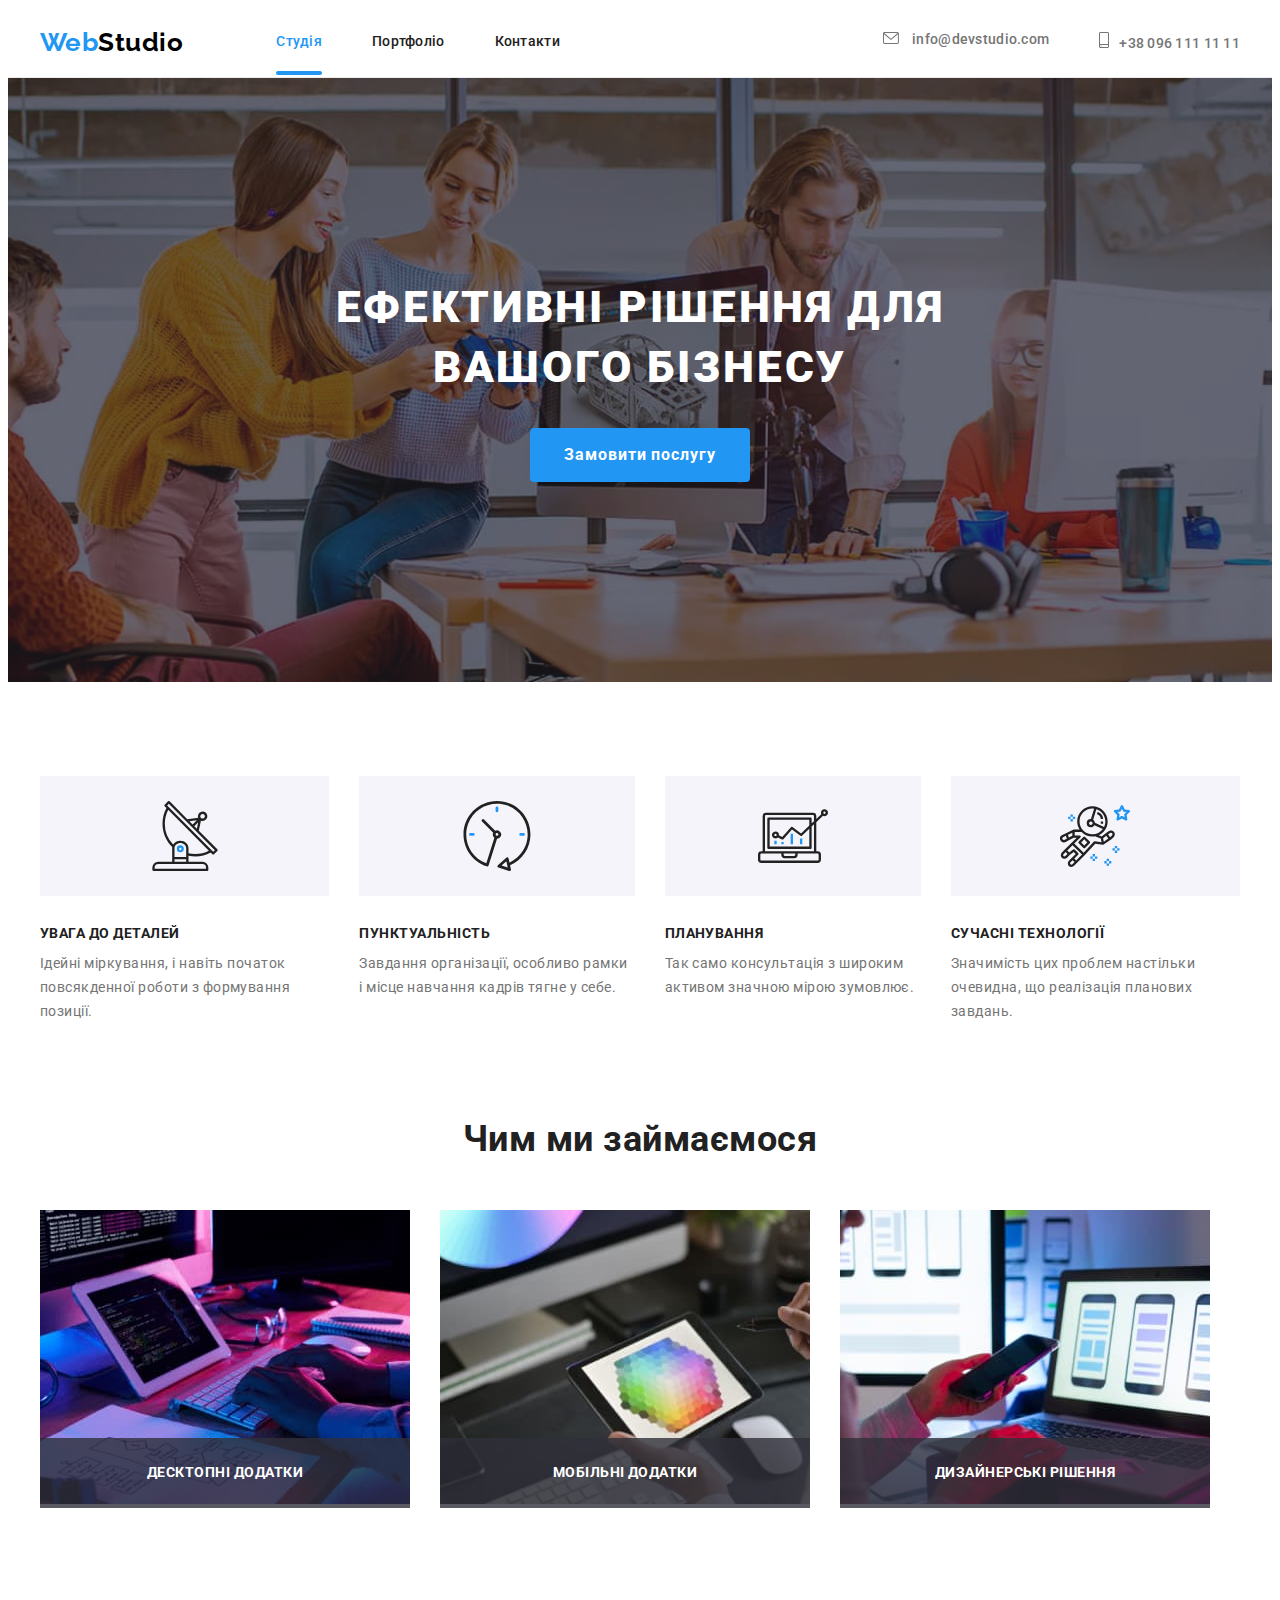
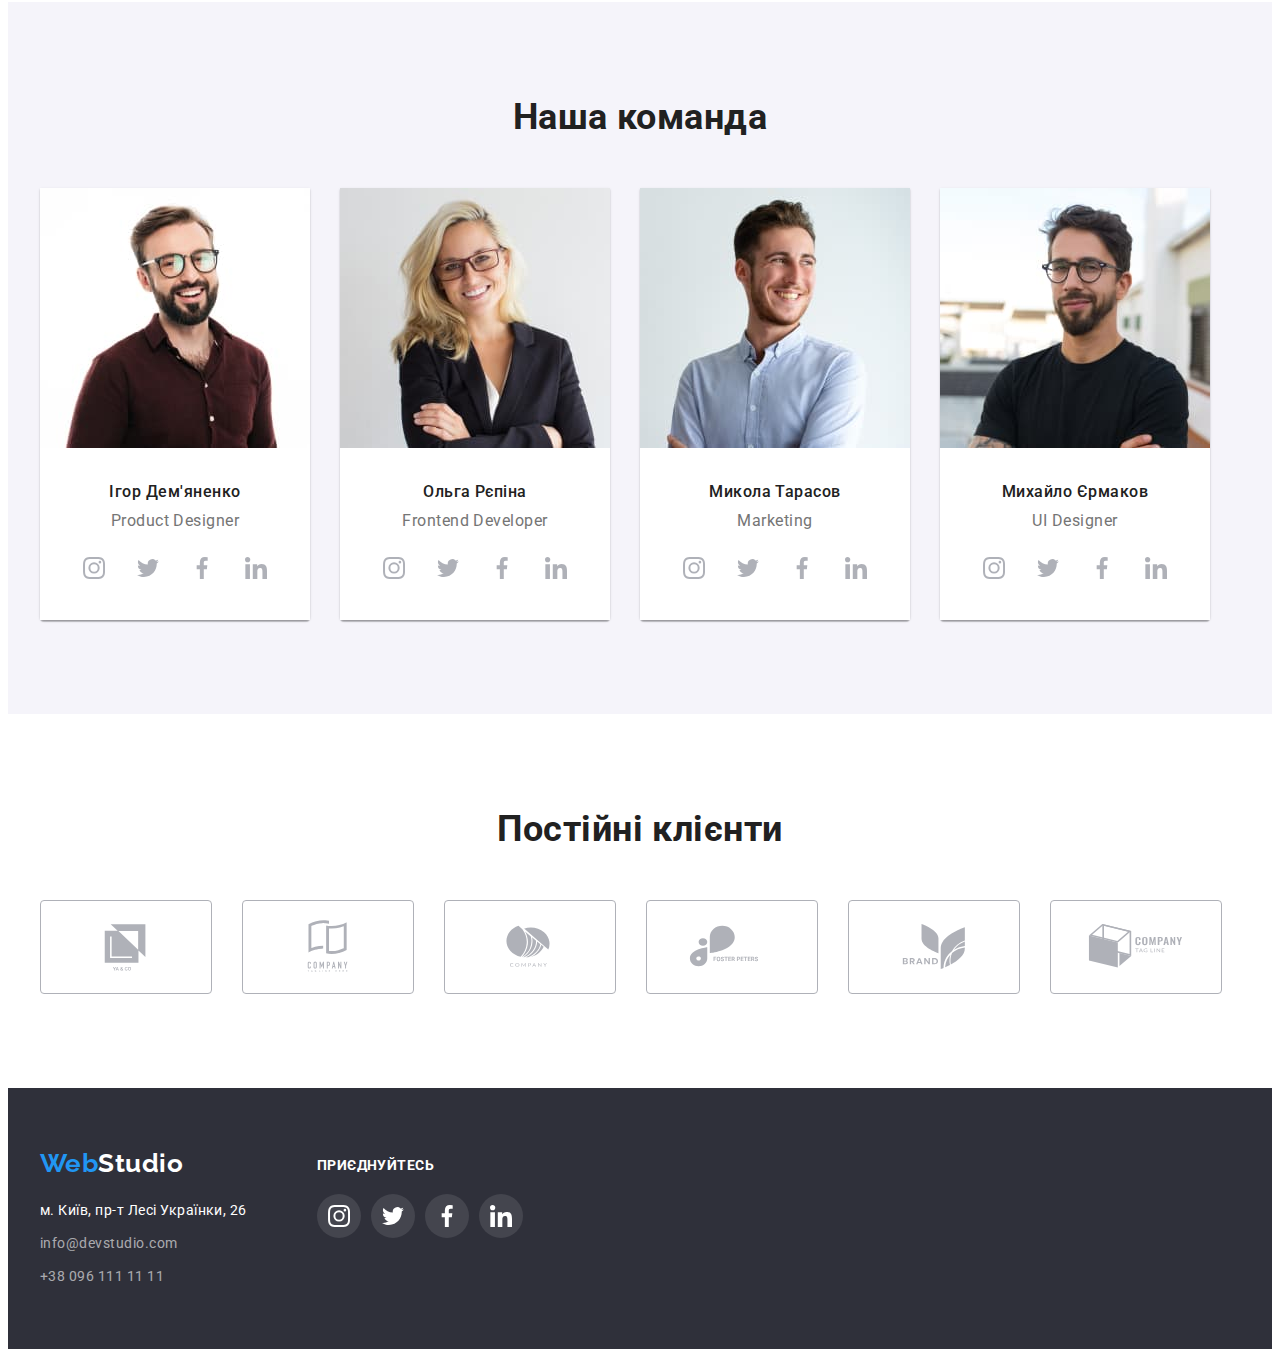
<file: index.html>
<!DOCTYPE html>
<html lang="uk">
  <head>
    <meta charset="UTF-8" />
    <meta http-equiv="X-UA-Compatible" content="IE=edge" />
    <meta name="viewport" content="width=device-width, initial-scale=1.0" />
    <title>WebStudio</title>
    <!-- fonts -->
    <link
      href="https://fonts.googleapis.com/css2?family=Raleway:wght@700&family=Roboto:wght@400;500;700;900&display=swap"
      rel="stylesheet"
    />
    <!-- modern-nomolize -->
    <link
      rel="stylesheet"
      href="https://cdnjs.cloudflare.com/ajax/libs/modern-normalize/1.1.0/modern-normalize.min.css"
      integrity="sha512-wpPYUAdjBVSE4KJnH1VR1HeZfpl1ub8YT/NKx4PuQ5NmX2tKuGu6U/JRp5y+Y8XG2tV+wKQpNHVUX03MfMFn9Q=="
      crossorigin="anonymous"
      referrerpolicy="no-referrer"
    />
    <!-- styles css -->
    <link rel="stylesheet" href="./css/styles.css" />
  </head>
  <body>
    <header class="header">
      <div class="container-header">
        <nav class="nav">
          <div class="logo">
            <a href="./index.html" class="link">
              <span class="logo-blue">Web</span
              ><span class="logo-black">Studio</span>
            </a>
          </div>
          <ul class="navigation list">
            <li class="item">
              <a href="#studio" class="link current">Студія</a>
            </li>
            <li class="item">
              <a href="./portfolio.html" class="link">Портфоліо</a>
            </li>
            <li class="item"><a href="#kontakt" class="link">Контакти</a></li>
          </ul>
        </nav>
        <ul class="address-head list">
          <li class="item">
            <a href="mailto:info@devstudio.com" class="link link-color"
              ><svg class="icon-address-head" width="16" height="12">
                <use href="./images/icons.svg#icon-envelope"></use>
              </svg>
              info@devstudio.com</a
            >
          </li>
          <li class="item">
            <a href="tel:+380961111111" class="link link-color"
              ><svg class="icon-address-head" width="10" height="16">
                <use href="./images/icons.svg#icon-smartphone"></use></svg
              >+38 096 111 11 11</a
            >
          </li>
        </ul>
      </div>
    </header>
    <main>
      <section class="hero">
        <div class="container-hero">
          <h1 class="primary-title">Ефективні рішення для вашого бізнесу</h1>
          <button type="button" class="button btn-hero" data-modal-open>
            Замовити послугу
          </button>
        </div>
      </section>
      <section class="our-priority">
        <div class="container">
          <h2 class="visually-hidden">Наші пріоритети</h2>
          <ul class="list our-priority-list">
            <li class="item">
              <div class="our-priority-img">
                <svg class="our-priority-icon" width="70" height="70">
                  <use href="./images/icons.svg#icon-antena"></use>
                </svg>
              </div>
              <h3 class="our-priority-subtitle subtitle">Увага до деталей</h3>
              <p class="text">
                Ідейні міркування, і навіть початок повсякденної роботи з
                формування позиції.
              </p>
            </li>
            <li class="item">
              <div class="our-priority-img">
                <svg class="our-priority-icon" width="70" height="70">
                  <use href="./images/icons.svg#icon-clock"></use>
                </svg>
              </div>
              <h3 class="our-priority-subtitle subtitle">Пунктуальність</h3>
              <p class="text">
                Завдання організації, особливо рамки і місце навчання кадрів
                тягне у себе.
              </p>
            </li>
            <li class="item">
              <div class="our-priority-img">
                <svg class="our-priority-icon" width="70" height="70">
                  <use href="./images/icons.svg#icon-diagram"></use>
                </svg>
              </div>
              <h3 class="our-priority-subtitle subtitle">Планування</h3>
              <p class="text">
                Так само консультація з широким активом значною мірою зумовлює.
              </p>
            </li>
            <li class="item">
              <div class="our-priority-img">
                <svg class="our-priority-icon" width="70" height="70">
                  <use href="./images/icons.svg#icon-astronaut"></use>
                </svg>
              </div>
              <h3 class="our-priority-subtitle subtitle">Сучасні технології</h3>
              <p class="text">
                Значимість цих проблем настільки очевидна, що реалізація
                планових завдань.
              </p>
            </li>
          </ul>
        </div>
      </section>
      <section class="our-work">
        <div class="container">
          <div class="our-work-title">
            <h2 id="studio" class="title-secondary subtitle">
              Чим ми займаємося
            </h2>
          </div>
          <ul class="list our-work-list">
            <li class="item">
              <img
                src="./images/WhatWeDo1.jpg"
                alt="Набір блоксхеми на планшеті"
                width="370"
              />
              <div class="our-work-text">
                <h3 class="our-work-subtitle">Десктопні додатки</h3>
              </div>
            </li>
            <li class="item">
              <img
                src="./images/WhatWeDo2.jpg"
                alt="На моніторі модель телефона"
                width="370"
              />
              <div class="our-work-text">
                <h3 class="our-work-subtitle">Мобільні додатки</h3>
              </div>
            </li>
            <li class="item">
              <img
                src="./images/WhatWeDo3.jpg"
                alt="Работа з схемой кольорів"
                width="370"
              />
              <div class="our-work-text">
                <h3 class="our-work-subtitle">Дизайнерські рішення</h3>
              </div>
            </li>
          </ul>
        </div>
      </section>
      <section class="our-command">
        <div class="container">
          <div class="our-command-title">
            <h2 id="portfolio" class="title-secondary subtitle">
              Наша команда
            </h2>
          </div>
          <ul class="list list-portfolio">
            <li class="item-list-portfolio">
              <img
                src="./images/ProductDesiner.jpg"
                alt="Фото дизайнера"
                width="270"
              />
              <div class="list-portfolio-text">
                <h3 class="our-command-subtitle subtitle">Ігор Дем'яненко</h3>
                <p class="profession">Product Designer</p>
                <ul class="list social">
                  <li class="item">
                    <a class="link list-social-link" href="" alt="instagram">
                      <svg class="social-img" width="22" height="22">
                        <use
                          href="./images/icons.svg#icon-instagram"
                        ></use></svg
                    ></a>
                  </li>
                  <li class="item">
                    <a
                      class="link list-social-link"
                      href=""
                      aria-label="twitter"
                    >
                      <svg class="social-img" width="22" height="22">
                        <use href="./images/icons.svg#icon-twitter"></use></svg
                    ></a>
                  </li>
                  <li class="item">
                    <a
                      class="link list-social-link"
                      href=""
                      aria-label="facebook"
                    >
                      <svg class="social-img" width="22" height="22">
                        <use href="./images/icons.svg#icon-facebook"></use></svg
                    ></a>
                  </li>
                  <li class="item">
                    <a
                      class="link list-social-link"
                      href=""
                      aria-label="linkedin"
                    >
                      <svg class="social-img" width="22" height="22">
                        <use href="./images/icons.svg#icon-linkedin"></use></svg
                    ></a>
                  </li>
                </ul>
              </div>
            </li>
            <li class="item-list-portfolio">
              <img
                src="./images/FrontedDeveloper.jpg"
                alt="Фото розробника"
                width="270"
              />
              <div class="list-portfolio-text">
                <h3 class="our-command-subtitle subtitle">Ольга Рєпіна</h3>
                <p class="profession">Frontend Developer</p>
                <ul class="list social">
                  <li class="item">
                    <a
                      class="link list-social-link"
                      href=""
                      aria-label="instagram"
                    >
                      <svg class="social-img" width="22" height="22">
                        <use
                          href="./images/icons.svg#icon-instagram"
                        ></use></svg
                    ></a>
                  </li>
                  <li class="item">
                    <a
                      class="link list-social-link"
                      href=""
                      aria-label="twitter"
                    >
                      <svg class="social-img" width="22" height="22">
                        <use href="./images/icons.svg#icon-twitter"></use></svg
                    ></a>
                  </li>
                  <li class="item">
                    <a
                      class="link list-social-link"
                      href=""
                      aria-label="facebook"
                    >
                      <svg class="social-img" width="22" height="22">
                        <use href="./images/icons.svg#icon-facebook"></use></svg
                    ></a>
                  </li>
                  <li class="item">
                    <a
                      class="link list-social-link"
                      href=""
                      aria-label="linkedin"
                    >
                      <svg class="social-img" width="22" height="22">
                        <use href="./images/icons.svg#icon-linkedin"></use></svg
                    ></a>
                  </li>
                </ul>
              </div>
            </li>
            <li class="item-list-portfolio">
              <img
                src="./images/Marketing.jpg"
                alt="Фото менеджера"
                width="270"
              />
              <div class="list-portfolio-text">
                <h3 class="our-command-subtitle subtitle">Микола Тарасов</h3>
                <p class="profession">Marketing</p>
                <ul class="list social">
                  <li class="item">
                    <a
                      class="link list-social-link"
                      href=""
                      aria-label="instagram"
                    >
                      <svg class="social-img" width="22" height="22">
                        <use
                          href="./images/icons.svg#icon-instagram"
                        ></use></svg
                    ></a>
                  </li>
                  <li class="item">
                    <a
                      class="link list-social-link"
                      href=""
                      aria-label="twitter"
                    >
                      <svg class="social-img" width="22" height="22">
                        <use href="./images/icons.svg#icon-twitter"></use></svg
                    ></a>
                  </li>
                  <li class="item">
                    <a
                      class="link list-social-link"
                      href=""
                      aria-label="facebook"
                    >
                      <svg class="social-img" width="22" height="22">
                        <use href="./images/icons.svg#icon-facebook"></use></svg
                    ></a>
                  </li>
                  <li class="item">
                    <a
                      class="link list-social-link"
                      href=""
                      aria-label="linkedin"
                    >
                      <svg class="social-img" width="22" height="22">
                        <use href="./images/icons.svg#icon-linkedin"></use></svg
                    ></a>
                  </li>
                </ul>
              </div>
            </li>
            <li class="item-list-portfolio">
              <img
                src="./images/UIDesigner.jpg"
                alt="Фото дизайнера інтерфейса"
                width="270"
              />
              <div class="list-portfolio-text">
                <h3 class="our-command-subtitle subtitle">Михайло Єрмаков</h3>
                <p class="profession">UI Designer</p>
                <ul class="list social">
                  <li class="item">
                    <a
                      class="link list-social-link"
                      href=""
                      aria-label="instagram"
                    >
                      <svg class="social-img" width="22" height="22">
                        <use
                          href="./images/icons.svg#icon-instagram"
                        ></use></svg
                    ></a>
                  </li>
                  <li class="item">
                    <a
                      class="link list-social-link"
                      href=""
                      aria-label="twitter"
                    >
                      <svg class="social-img" width="22" height="22">
                        <use href="./images/icons.svg#icon-twitter"></use></svg
                    ></a>
                  </li>
                  <li class="item">
                    <a
                      class="link list-social-link"
                      href=""
                      aria-label="facebook"
                    >
                      <svg class="social-img" width="22" height="22">
                        <use href="./images/icons.svg#icon-facebook"></use></svg
                    ></a>
                  </li>
                  <li class="item">
                    <a
                      class="link list-social-link"
                      href=""
                      aria-label="linkedin"
                    >
                      <svg class="social-img" width="22" height="22">
                        <use href="./images/icons.svg#icon-linkedin"></use></svg
                    ></a>
                  </li>
                </ul>
              </div>
            </li>
          </ul>
        </div>
      </section>
      <section class="clients">
        <div class="container">
          <div class="clients-title">
            <h2 id="portfolio" class="title-secondary subtitle">
              Постійні клієнти
            </h2>
          </div>
          <ul class="list list-clients">
            <li class="item">
              <a class="link clients-link" href="" aria-label="client1">
                <svg class="clients-icon" width="106" hight="60">
                  <use href="./images/icons.svg#icon-client1"></use></svg
              ></a>
            </li>
            <li class="item">
              <a class="link clients-link" href="" aria-label="client2">
                <svg class="clients-icon" width="106" hight="60">
                  <use href="./images/icons.svg#icon-client2"></use></svg
              ></a>
            </li>
            <li class="item">
              <a class="link clients-link" href="" aria-label="client3">
                <svg class="clients-icon" width="106" hight="60">
                  <use href="./images/icons.svg#icon-client3"></use></svg
              ></a>
            </li>
            <li class="item">
              <a class="link clients-link" href="" aria-label="client4">
                <svg class="clients-icon" width="106" hight="60">
                  <use href="./images/icons.svg#icon-client4"></use></svg
              ></a>
            </li>
            <li class="item">
              <a class="link clients-link" href="" aria-label="client5">
                <svg class="clients-icon" width="106" hight="60">
                  <use href="./images/icons.svg#icon-client5"></use></svg
              ></a>
            </li>
            <li class="item">
              <a class="link clients-link" href="" aria-label="client6">
                <svg class="clients-icon" width="106" hight="60">
                  <use href="./images/icons.svg#icon-client6"></use></svg
              ></a>
            </li>
          </ul>
        </div>
      </section>
    </main>
    <footer class="footer">
      <div class="container-footer">
        <div class="footer-addres-logo">
          <div class="footer-logo">
            <a href="./index.html" id="kontakt" class="link footer-link"
              ><span class="logo-blue">Web</span
              ><span class="logo-white">Studio</span>
            </a>
          </div>
          <address class="footer-address">
            <ul class="list">
              <li class="item-list-footer">
                <a href="" class="link link-address"
                  >м. Київ, пр-т Лесі Українки, 26</a
                >
              </li>
              <li class="item-list-footer">
                <a href="mailto:info@devstudio.com" class="link"
                  >info@devstudio.com</a
                >
              </li>
              <li class="item-list-footer">
                <a href="tel:+380961111111" class="link">+38 096 111 11 11</a>
              </li>
            </ul>
          </address>
        </div>
        <div class="footer-social">
          <p class="footer-social-text">приєднуйтесь</p>
          <ul class="list footer-list-social">
            <li class="item">
              <a
                class="link footer-link list-fsocial-link"
                href=""
                aria-label="instagram"
              >
                <svg class="footer-social-img" width="22" height="22">
                  <use href="./images/icons.svg#icon-instagram"></use></svg
              ></a>
            </li>
            <li class="item">
              <a
                class="link footer-link list-fsocial-link"
                href=""
                aria-label="twitter"
              >
                <svg class="footer-social-img" width="22" height="22">
                  <use href="./images/icons.svg#icon-twitter"></use></svg
              ></a>
            </li>
            <li class="item">
              <a
                class="link footer-link list-fsocial-link"
                href=""
                aria-label="facebook"
              >
                <svg class="footer-social-img" width="22" height="22">
                  <use href="./images/icons.svg#icon-facebook"></use></svg
              ></a>
            </li>
            <li class="item">
              <a
                class="link footer-link list-fsocial-link"
                href=""
                aria-label="linkedin"
              >
                <svg class="footer-social-img" width="22" height="22">
                  <use href="./images/icons.svg#icon-linkedin"></use></svg
              ></a>
            </li>
          </ul>
        </div>
      </div>
    </footer>
    <!-- modal window -->
    <div class="backdrop is-hidden" data-modal>
      <div class="modal">
        <button class="button modal-btn" data-modal-close>Закрити</button>
      </div>
    </div>
    <script src="./js/modal.js"></script>
  </body>
</html>
</file>
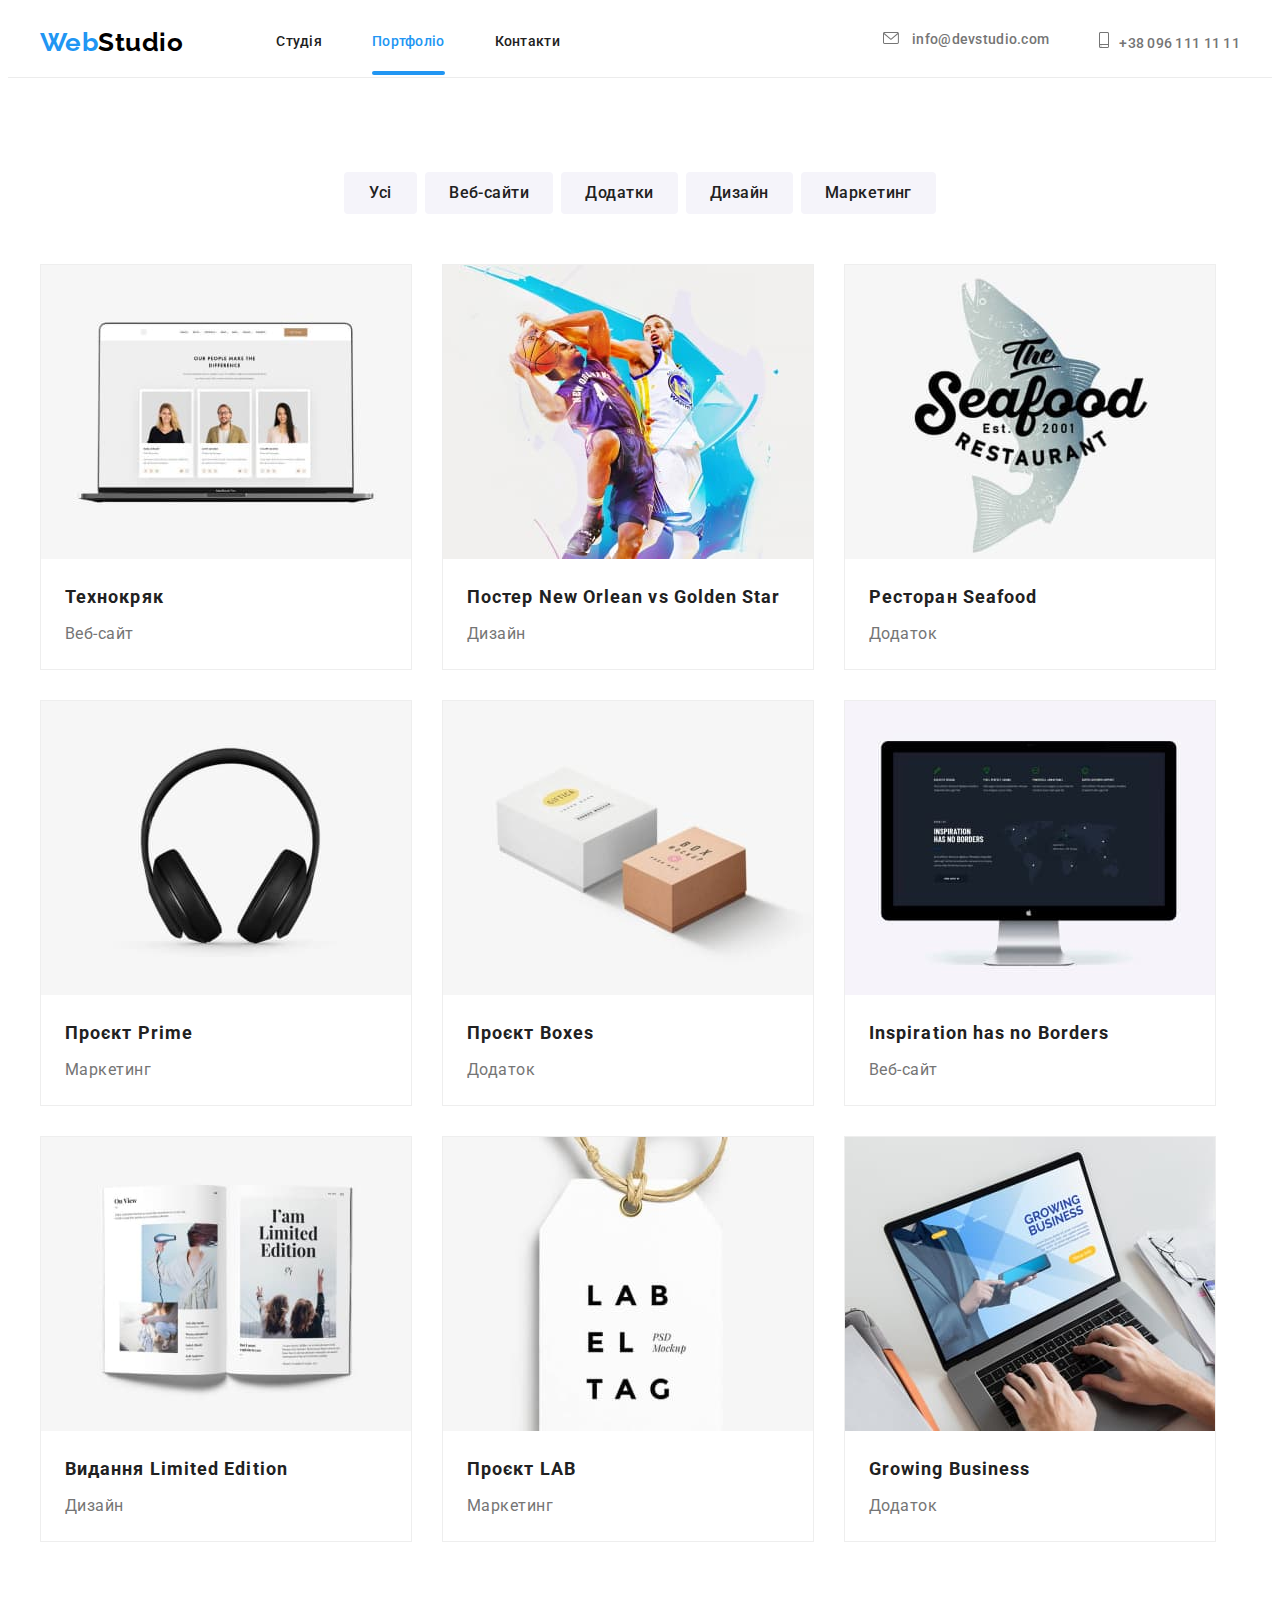
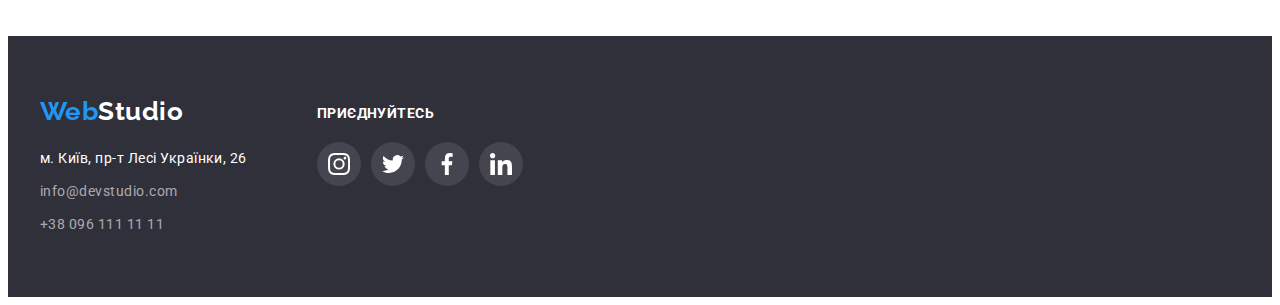
<file: portfolio.html>
<!DOCTYPE html>
<html lang="uk">
  <head>
    <meta charset="UTF-8" />
    <meta http-equiv="X-UA-Compatible" content="IE=edge" />
    <meta name="viewport" content="width=device-width, initial-scale=1.0" />
    <title>portfolio</title>
    <!-- fonts -->
    <link
      href="https://fonts.googleapis.com/css2?family=Raleway:wght@700&family=Roboto:wght@400;500;700;900&display=swap"
      rel="stylesheet"
    />
    <!-- modern-nomolize -->
    <link
      rel="stylesheet"
      href="https://cdnjs.cloudflare.com/ajax/libs/modern-normalize/1.1.0/modern-normalize.min.css"
      integrity="sha512-wpPYUAdjBVSE4KJnH1VR1HeZfpl1ub8YT/NKx4PuQ5NmX2tKuGu6U/JRp5y+Y8XG2tV+wKQpNHVUX03MfMFn9Q=="
      crossorigin="anonymous"
      referrerpolicy="no-referrer"
    />
    <!-- styles css -->
    <link rel="stylesheet" href="./css/styles.css" />
  </head>
  <body>
    <header class="header">
      <div class="container-header">
        <nav class="nav">
          <div class="logo">
            <a href="/index.html" class="link">
              <span class="logo-blue">Web</span
              ><span class="logo-black">Studio</span>
            </a>
          </div>
          <ul class="navigation list">
            <li class="item">
              <a href="./index.html" class="link">Студія</a>
            </li>
            <li class="item">
              <a href="#portfolio" class="link current">Портфоліо</a>
            </li>
            <li class="item"><a href="#kontakt" class="link">Контакти</a></li>
          </ul>
        </nav>
        <ul class="address-head list">
          <li class="item">
            <a href="mailto:info@devstudio.com" class="link link-color"
              ><svg class="icon-address-head" width="16" height="12">
                <use href="./images/icons.svg#icon-envelope"></use>
              </svg>
              info@devstudio.com</a
            >
          </li>
          <li class="item">
            <a href="tel:+380961111111" class="link link-color"
              ><svg class="icon-address-head" width="10" height="16">
                <use href="./images/icons.svg#icon-smartphone"></use></svg
              >+38 096 111 11 11</a
            >
          </li>
        </ul>
      </div>
    </header>
    <main>
      <section class="filter">
        <div class="container">
          <h1 class="visually-hidden">Portfolio</h1>
          <ul class="list btn-list">
            <li class="item">
              <button type="button" class="radio-button">Усі</button>
            </li>
            <li class="item">
              <button type="button" class="radio-button">Веб-сайти</button>
            </li>
            <li class="item">
              <button type="button" class="radio-button">Додатки</button>
            </li>
            <li class="item">
              <button type="button" class="radio-button">Дизайн</button>
            </li>
            <li class="item">
              <button type="button" class="radio-button">Маркетинг</button>
            </li>
          </ul>
          <ul class="list img-list">
            <li class="item portfolio-list-link">
              <a href="" class="link">
                <div class="overlay-img">
                  <img
                    class="img-list-img"
                    src="./images/tehnohryak.jpg"
                    alt="екран ноутбука"
                    width="370"
                  />
                  <div class="overlay-portfolio">
                    <p class="overlay-text-portfolio">
                      Ресурс пропонує комплексні пропозиції з різним рівнем
                      функціоналу та сервісів. Все це дозволить відвідувачу
                      отримати вичерпні відомості про компанію чи приватну
                      особу.
                    </p>
                  </div>
                </div>
                <div class="img-list-title">
                  <h2 class="list-work-subtitle subtitle">Технокряк</h2>
                  <p class="work-direction">Веб-сайт</p>
                </div>
              </a>
            </li>
            <li class="item portfolio-list-link">
              <a href="" class="link">
                <div class="overlay-img">
                  <img
                    class="img-list-img"
                    src="./images/poster_new_orlean.jpg"
                    alt="баскетбол"
                    width="370"
                  />
                  <div class="overlay-portfolio">
                    <p class="overlay-text-portfolio">
                      Ресурс пропонує комплексні пропозиції з різним рівнем
                      функціоналу та сервісів. Все це дозволить відвідувачу
                      отримати вичерпні відомості про компанію чи приватну
                      особу.
                    </p>
                  </div>
                </div>

                <div class="img-list-title">
                  <h2 class="list-work-subtitle subtitle">
                    Постер New Orlean vs Golden Star
                  </h2>
                  <p class="work-direction">Дизайн</p>
                </div>
              </a>
            </li>
            <li class="item portfolio-list-link">
              <a href="" class="link">
                <div class="overlay-img">
                  <img
                    class="img-list-img"
                    src="./images/seafood.jpg"
                    alt="емблема ресторану"
                    width="370"
                  />
                  <div class="overlay-portfolio">
                    <p class="overlay-text-portfolio">
                      Ресурс пропонує комплексні пропозиції з різним рівнем
                      функціоналу та сервісів. Все це дозволить відвідувачу
                      отримати вичерпні відомості про компанію чи приватну
                      особу.
                    </p>
                  </div>
                </div>
                <div class="img-list-title">
                  <h2 class="list-work-subtitle subtitle">Ресторан Seafood</h2>
                  <p class="work-direction">Додаток</p>
                </div>
              </a>
            </li>
            <li class="item portfolio-list-link">
              <a href="" class="link">
                <div class="overlay-img">
                  <img
                    class="img-list-img"
                    src="./images/proekt_prime.jpg"
                    alt="навушники"
                    width="370"
                  />
                  <div class="overlay-portfolio">
                    <p class="overlay-text-portfolio">
                      Ресурс пропонує комплексні пропозиції з різним рівнем
                      функціоналу та сервісів. Все це дозволить відвідувачу
                      отримати вичерпні відомості про компанію чи приватну
                      особу.
                    </p>
                  </div>
                </div>
                <div class="img-list-title">
                  <h2 class="list-work-subtitle subtitle">Проєкт Prime</h2>
                  <p class="work-direction">Маркетинг</p>
                </div>
              </a>
            </li>
            <li class="item portfolio-list-link">
              <a href="" class="link">
                <div class="overlay-img">
                  <img
                    class="img-list-img"
                    src="./images/proekt_boxes.jpg"
                    alt="коробки"
                    width="370"
                  />
                  <div class="overlay-portfolio">
                    <p class="overlay-text-portfolio">
                      Ресурс пропонує комплексні пропозиції з різним рівнем
                      функціоналу та сервісів. Все це дозволить відвідувачу
                      отримати вичерпні відомості про компанію чи приватну
                      особу.
                    </p>
                  </div>
                </div>
                <div class="img-list-title">
                  <h2 class="list-work-subtitle subtitle">Проєкт Boxes</h2>
                  <p class="work-direction">Додаток</p>
                </div>
              </a>
            </li>
            <li class="item portfolio-list-link">
              <a href="" class="link">
                <div class="overlay-img">
                  <img
                    class="img-list-img"
                    src="./images/inspiration.jpg"
                    alt="монітор з Веб-сайтом"
                    width="370"
                  />
                  <div class="overlay-portfolio">
                    <p class="overlay-text-portfolio">
                      Ресурс пропонує комплексні пропозиції з різним рівнем
                      функціоналу та сервісів. Все це дозволить відвідувачу
                      отримати вичерпні відомості про компанію чи приватну
                      особу.
                    </p>
                  </div>
                </div>
                <div class="img-list-title">
                  <h2 class="list-work-subtitle subtitle">
                    Inspiration has no Borders
                  </h2>
                  <p class="work-direction">Веб-сайт</p>
                </div>
              </a>
            </li>
            <li class="item portfolio-list-link">
              <a href="" class="link">
                <div class="overlay-img">
                  <img
                    class="img-list-img"
                    src="./images/limited_edition.jpg"
                    alt="брошура"
                    width="370"
                  />
                  <div class="overlay-portfolio">
                    <p class="overlay-text-portfolio">
                      Ресурс пропонує комплексні пропозиції з різним рівнем
                      функціоналу та сервісів. Все це дозволить відвідувачу
                      отримати вичерпні відомості про компанію чи приватну
                      особу.
                    </p>
                  </div>
                </div>
                <div class="img-list-title">
                  <h2 class="list-work-subtitle subtitle">
                    Видання Limited Edition
                  </h2>
                  <p class="work-direction">Дизайн</p>
                </div>
              </a>
            </li>
            <li class="item portfolio-list-link">
              <a href="" class="link">
                <div class="overlay-img">
                  <img
                    class="img-list-img"
                    src="./images/proekt_lab.jpg"
                    alt="бірка"
                    width="370"
                  />
                  <div class="overlay-portfolio">
                    <p class="overlay-text-portfolio">
                      Ресурс пропонує комплексні пропозиції з різним рівнем
                      функціоналу та сервісів. Все це дозволить відвідувачу
                      отримати вичерпні відомості про компанію чи приватну
                      особу.
                    </p>
                  </div>
                </div>
                <div class="img-list-title">
                  <h2 class="list-work-subtitle subtitle">Проєкт LAB</h2>
                  <p class="work-direction">Маркетинг</p>
                </div>
              </a>
            </li>
            <li class="item portfolio-list-link">
              <a href="" class="link">
                <div class="overlay-img">
                  <img
                    class="img-list-img"
                    src="./images/growing_business.jpg"
                    alt="додаток на ноутбуці"
                    width="370"
                  />
                  <div class="overlay-portfolio">
                    <p class="overlay-text-portfolio">
                      Ресурс пропонує комплексні пропозиції з різним рівнем
                      функціоналу та сервісів. Все це дозволить відвідувачу
                      отримати вичерпні відомості про компанію чи приватну
                      особу.
                    </p>
                  </div>
                </div>
                <div class="img-list-title">
                  <h2 class="list-work-subtitle subtitle">Growing Business</h2>
                  <p class="work-direction">Додаток</p>
                </div>
              </a>
            </li>
          </ul>
        </div>
      </section>
    </main>
    <footer class="footer">
      <div class="container-footer">
        <div class="footer-addres-logo">
          <div class="footer-logo">
            <a href="./index.html" id="kontakt" class="link footer-link"
              ><span class="logo-blue">Web</span
              ><span class="logo-white">Studio</span>
            </a>
          </div>
          <address class="footer-address">
            <ul class="list">
              <li class="item-list-footer">
                <a href="" class="link link-address"
                  >м. Київ, пр-т Лесі Українки, 26</a
                >
              </li>
              <li class="item-list-footer">
                <a href="mailto:info@devstudio.com" class="link"
                  >info@devstudio.com</a
                >
              </li>
              <li class="item-list-footer">
                <a href="tel:+380961111111" class="link">+38 096 111 11 11</a>
              </li>
            </ul>
          </address>
        </div>
        <!-- </div> -->
        <div class="footer-social">
          <p class="footer-social-text">приєднуйтесь</p>
          <ul class="list footer-list-social">
            <li class="item">
              <a
                class="link footer-link list-fsocial-link"
                href=""
                aria-label="instagram"
              >
                <svg class="footer-social-img" width="22" height="22">
                  <use href="./images/icons.svg#icon-instagram"></use></svg
              ></a>
            </li>
            <li class="item">
              <a
                class="link footer-link list-fsocial-link"
                href=""
                aria-label="twitter"
              >
                <svg class="footer-social-img" width="22" height="22">
                  <use href="./images/icons.svg#icon-twitter"></use></svg
              ></a>
            </li>
            <li class="item">
              <a
                class="link footer-link list-fsocial-link"
                href=""
                aria-label="facebook"
              >
                <svg class="footer-social-img" width="22" height="22">
                  <use href="./images/icons.svg#icon-facebook"></use></svg
              ></a>
            </li>
            <li class="item">
              <a
                class="link footer-link list-fsocial-link"
                href=""
                aria-label="linkedin"
              >
                <svg class="footer-social-img" width="22" height="22">
                  <use href="./images/icons.svg#icon-linkedin"></use></svg
              ></a>
            </li>
          </ul>
        </div>
      </div>
    </footer>
  </body>
</html>
</file>
<file: css/styles.css>
:root {
  /* кольори Studio і Portfolio сторінка */
  --color-logo-black: rgba(0, 0, 0, 1);
  --color-border-bottom-header: rgba(236, 236, 236, 1);
  --color-blue: rgba(33, 150, 243, 1);
  --color-text-header: rgba(33, 33, 33, 1);
  --color-text-prime: rgba(117, 117, 117, 1);
  --color-text-adress: rgba(255, 255, 255, 0.6);
  --color-hero-bcg: rgba(47, 48, 58, 0.4);
  --color-icon: rgb(175, 177, 184);
  --color-icon-footer: rgba(255, 255, 255, 0.1);
  --color-background-black: rgba(47, 48, 58, 1);
  --color-white: rgba(255, 255, 255, 1);
  --color-background-grey: rgba(245, 244, 250, 1);
  /* кольори Portfolio сторінка */
  --color-radiobutton: rgba(245, 244, 250, 1);
  --color-border-list-img: rgba(238, 238, 238, 1);
  /* шрифти*/
  /* --color-test:#afb1b8; */
  /*   шрифт лого
  font-family: 'Raleway';
  font-weight: 700;

  шрифт сторінки студио
  font-family: Roboto;
  font-weight: 400,500,700,900;
 */
  /* переходи для анімації ховера і фокуса */
  --speed-link: 250ms;
  --cubick-link: cubic-bezier(0.4, 0, 0.2, 1);
}

body {
  background-color: var(--color-white);
  color: var(--color-text-prime);
  font-family: "Roboto", sans-serif;
  /* font-style: normal;*/
  /*font-weight: 400;*/
  letter-spacing: 0.03em;
}

/*reset*/
h1,
h2,
h3,
h4,
ul,
p {
  margin-top: 0;
  margin-bottom: 0;
}
.link {
  text-decoration: none;
}

.list {
  padding: 0;
  margin: 0;
  list-style: none;
}
/*reset*/

.header {
  border-bottom: 1px solid var(--color-border-bottom-header);
}
.container-header {
  display: flex;
  justify-content: flex-start;
  align-items: center;
  margin-top: 0px;
  margin-bottom: 0px;
  margin-left: auto;
  margin-right: auto;
  width: 1200px;
  padding-top: 0px;
  padding-bottom: 0px;
  padding-left: 15px;
  padding-right: 15px;
  /* outline: 2px solid tomato; */
}
.hero {
  display: flex;
  justify-content: center;
  align-items: center;
  margin-left: auto;
  margin-right: auto;

  background-color: var(--color-background-black);
  color: var(--color-white);

  text-align: center;
  /* for backgrond img */
  max-width: 1600px;
  background-image: linear-gradient(
      to right,
      var(--color-hero-bcg),
      var(--color-hero-bcg)
    ),
    url("../images/HeroBCG.jpg");
  background-repeat: no-repeat;
  background-position: center;
  background-size: cover;
  /* outline: 2px solid rgb(43, 19, 115); */
}
.container-hero {
  margin-top: 0px;
  margin-bottom: 0px;
  margin-left: auto;
  margin-right: auto;
  width: 1200px;
  padding-left: 15px;
  padding-right: 15px;
  padding-top: 200px;
  padding-bottom: 200px;
  /* outline: 2px solid tomato; */
}

.container {
  margin-top: 0px;
  margin-bottom: 0px;
  margin-left: auto;
  margin-right: auto;
  width: 1200px;
  padding-left: 15px;
  padding-right: 15px;
  padding-top: 0px;
  padding-bottom: 0px;
  /* outline: 2px solid tomato; */
}
.our-priority {
  padding-top: 94px;
  /* outline: 2px solid tomato; */
}
.our-work,
.our-command,
.clients,
.filter {
  padding-top: 94px;
  padding-bottom: 94px;
  /* outline: 2px solid tomato; */
}

/* ховаємо заголовки */
.visually-hidden {
  position: absolute;
  white-space: nowrap;
  width: 1px;
  height: 1px;
  overflow: hidden;
  border: 0;
  padding: 0;
  clip: rect(0 0 0 0);
  clip-path: inset(50%);
  margin: -1px;
}

.nav {
  display: flex;
  align-items: center;
  justify-content: center;
}
.logo {
  margin-right: 93px;
}
.navigation {
  display: flex;
  align-items: center;
  justify-content: center;

  /* outline: 2px solid tomato; */
}
.navigation .link {
  display: block;
  padding-top: 24px;
  padding-bottom: 25px;
  color: var(--color-text-header);

  transition: color var(--speed-link) var(--cubick-link);

  /* outline: 2px solid rgb(71, 255, 240); */
}
.navigation > .item {
  position: relative;
}

.navigation > .item,
.address-head > .item {
  margin-right: 50px;
}
.navigation > .item:last-child,
.address-head > .item:last-child {
  margin-right: 0px;
}

.address-head {
  display: flex;
  margin-left: auto;
}

.our-command {
  background-color: var(--color-background-grey);
}

.primary-title {
  font-weight: 900;
  font-size: 44px;
  line-height: 1.36;

  letter-spacing: 0.06em;
  text-transform: uppercase;

  width: 696px;
  min-height: 120px;

  margin-top: 0px;
  margin-bottom: 30px;
  margin-left: auto;
  margin-right: auto;
}

.btn-hero {
  display: inline-block;
  min-width: 152px;
  min-height: 30px;
  border-radius: 4px;
  padding: 10px 32px;

  margin-top: 0px;
  margin-bottom: 0px;
}

.subtitle {
  color: var(--color-text-header);
}
/*our priority*/
/*h3 in our-priority*/
.our-priority-subtitle,
.our-work-subtitle {
  font-weight: 700;
  font-size: 14px;
  line-height: 1.14;
  text-transform: uppercase;
}
.our-priority-subtitle {
  margin-bottom: 10px;
}

.our-priority-list {
  display: flex;
}
.our-priority-list > .item {
  width: calc((100%-60px) / 3);

  /* width: 270px; */
}
.our-priority-list > .item {
  margin-right: 30px;
}
.our-priority-list > .item:last-child {
  margin-right: 0px;
}
.our-priority-img {
  display: flex;
  align-items: center;
  justify-content: center;
  min-height: 120px;
  margin-bottom: 30px;
  background-color: var(--color-background-grey);
  /* outline: 2px solid tomato; */
}
.our-priority-icon {
  display: block;
}

/*h2 in our-priority*/
.title-secondary {
  font-size: 36px;
  line-height: 1.17;
  text-align: center;
}

.our-work-title,
.our-command-title,
clients-title {
  padding-top: 0px;
  padding-left: 0px;
  margin-bottom: 50px;

  /* outline: 2px solid tomato; */
}
/*our-work*/
.our-work-list {
  display: flex;
  gap: 30px;
}
.our-work-list > .item {
  display: block;
  position: relative;
}
.our-work-text {
  position: absolute;
  bottom: 0;
  padding-top: 27px;
  padding-bottom: 27px;
  width: 100%;
  background-color: rgba(47, 48, 58, 0.8);
}
.our-work-subtitle {
  text-align: center;

  color: var(--color-white);
}

/*command*/
.list-portfolio {
  display: flex;
  gap: 30px;
  /* outline: 2px solid tomato; */
}

/*social*/
.social {
  display: flex;
  align-items: center;
  justify-content: center;
  gap: 10px;
  margin-top: 16px;
  background-color: var(--color-white);
  /* outline: 2px solid tomato; */
}
.social > .item {
  width: 44px;
  height: 44px;
  /* outline: 2px solid rgb(224, 83, 22); */
}
.list-social-link {
  display: flex;
  align-items: center;
  justify-content: center;

  width: 100%;
  height: 100%;
  border-radius: 50%;
  background-color: var(--color-white);

  transition: background-color var(--speed-link) var(--cubick-link);
  /* outline: 2px solid rgb(224, 22, 130); */
}

.social-img {
  fill: var(--color-icon);
  transition: fill var(--speed-link) var(--cubick-link);
  /* outline: 2px solid rgb(71, 255, 102); */
}
.social > .item:last-child {
  margin-right: 0px;
}
.list-social-link:hover,
.list-social-link:focus {
  background-color: var(--color-blue);
}
.list-social-link:hover .social-img,
.list-social-link:focus .social-img {
  fill: var(--color-white);
}

.list-portfolio-text {
  padding-top: 30px;
  padding-bottom: 30px;
  padding-right: 10px;
  padding-left: 10px;
  background-color: var(--color-white);
  /* outline: 2px solid tomato; */
}
/*h3 in our-command*/
.our-command-subtitle {
  font-weight: 500;
  font-size: 16px;
  line-height: 1.19;
  text-align: center;
}
.item-list-portfolio {
  background-color: var(--color-white);
  box-shadow: 0px 1px 3px rgba(0, 0, 0, 0.12), 0px 1px 1px rgba(0, 0, 0, 0.14),
    0px 2px 1px rgba(0, 0, 0, 0.2);
  border-radius: 0px 0px 4px 4px;
}
.profession {
  /* padding-top: 10px; */
  margin-top: 10px;
  text-align: center;
}

.img-list > .item {
  border: 1px solid var(--color-border-list-img);
}
/*h3 in list_work*/
.list-work-subtitle {
  font-weight: 700;
  font-size: 18px;
  line-height: 2;
  letter-spacing: 0.06em;

  margin-bottom: 4px;
}

/*p */
.text {
  font-size: 14px;
  line-height: 1.71;
}

.profession {
  font-size: 16px;
  line-height: 1.19;
  letter-spacing: 0.03em;
}
.work-direction {
  font-size: 16px;
  line-height: 1.87;
  letter-spacing: 0.03em;
}

.navigation .link,
.address-head .link {
  font-weight: 500;
  font-size: 14px;
  line-height: 1.14;
  letter-spacing: 0.02em;
}

.navigation .link:hover,
.navigation .link:focus,
.footer-address .link:hover,
.footer-address .link:focus {
  color: var(--color-blue);
}

.navigation .link.current {
  color: var(--color-blue);
}

.current::after {
  position: absolute;
  left: 0;
  bottom: 0;

  content: "";
  display: block;
  width: 100%;
  height: 4px;

  background-color: var(--color-blue);
  border-radius: 2px;
}

.address-head .link-color {
  display: block;
  padding-top: 24px;
  padding-bottom: 25px;

  /* outline: 2px solid rgb(71, 255, 240); */
}

.filter .link,
.address-head .link-color {
  color: var(--color-text-prime);

  transition: color var(--speed-link) var(--cubick-link);

  /* fill: var(--color-text-prime); */
}

.icon-address-head {
  margin-right: 10px;
  fill: currentColor;

  transition: fill var(--speed-link) var(--cubick-link);

  /* outline: 2px solid tomato; */
}

.address-head .link-color:hover,
.address-head .link-color:focus {
  color: var(--color-blue);
  fill: var(--color-blue);
}
.logo-blue,
.logo-black,
.logo-white {
  font-family: "Raleway";
  font-weight: 700;
  font-size: 26px;
  line-height: 1.19;
}

.logo-blue {
  color: var(--color-blue);
}
.logo-black {
  color: var(--color-logo-black);
}
.logo-white {
  color: var(--color-white);
}

/*clients*/
.list-clients {
  display: flex;
  gap: 30px;
  margin-top: 50px;
  border-radius: 4px;
  /* outline: 2px solid tomato; */
}
.list-clients > .item {
  display: inline-block;
  padding-top: 0px;
  padding-bottom: 0px;
  padding-left: 0px;
  padding-right: 0px;
  /* outline: 2px solid rgb(71, 255, 157); */
}

.clients-link {
  display: block;
  padding-bottom: 16px;
  padding-top: 16px;
  padding-left: 32px;
  padding-right: 32px;

  border: 1px solid var(--color-icon);
  border-radius: 4px;

  transition: border-color var(--speed-link) var(--cubick-link);
}
.clients-icon {
  display: block;
  width: 106px;
  height: 60px;

  fill: var(--color-icon);

  transition: fill var(--speed-link) var(--cubick-link);
}

.clients-link:focus,
.clients-link:hover {
  border-color: var(--color-blue);
}
.clients-link:focus .clients-icon,
.clients-link:hover .clients-icon {
  fill: var(--color-blue);
}
/*clients*/

/* Portfolio */
.btn-list {
  display: flex;
  justify-content: center;
  margin-bottom: 50px;
}
.btn-list > .item:not(last-child) {
  margin-right: 8px;
}
.btn-list > .item:last-child {
  margin-right: 0px;
}

.img-list {
  display: flex;
  flex-wrap: wrap;
}

.img {
  margin: 0px;
}
.img-list > .item {
  /* width: calc((100%-60px) / 3); */
  width: 370px;
  margin-left: 0px;
  margin-right: 30px;
  margin-bottom: 30px;
}
.img-list > .item:nth-child(3n) {
  margin-right: 0px;
}
.img-list > .item:nth-last-child(-n + 3) {
  margin-bottom: 0px;
}
.portfolio-list-link {
  background: var(--color-white);
  border: 1px solid rgb(238, 238, 238);
  box-shadow: none;

  transition: box-shadow var(--speed-link) var(--cubick-link);
}

.portfolio-list-link:hover,
.portfolio-list-link:focus {
  box-shadow: 0px 1px 1px rgba(0, 0, 0, 0.12), 0px 4px 4px rgba(0, 0, 0, 0.06),
    1px 4px 6px rgba(0, 0, 0, 0.16);
}

.portfolio-list-link:hover .overlay-portfolio,
.portfolio-list-link:focus .overlay-portfolio {
  transform: translateY(0%);
}

.button {
  background-color: var(--color-blue);
  color: var(--color-white);

  font-family: inherit;
  font-weight: 700;
  font-size: 16px;
  line-height: 1.88;
  letter-spacing: 0.06em;

  border-color: transparent;
}
.radio-button {
  display: inline-block;
  min-width: 73px;
  min-height: 38px;
  padding: 6px 22px;

  border-color: transparent;
  border-radius: 4px;

  background-color: var(--color-radiobutton);
  color: var(--color-text-header);

  font-family: inherit;
  font-weight: 500;
  font-size: 16px;
  line-height: 1.63;
  letter-spacing: 0.03em;

  transition: color var(--speed-link) var(--cubick-link),
    background-color var(--speed-link) var(--cubick-link);
}
.radio-button:hover,
.radio-button:focus {
  background-color: var(--color-blue);
  color: var(--color-white);
  box-shadow: 0px 3px 1px rgba(0, 0, 0, 0.1), 0px 1px 2px rgba(0, 0, 0, 0.08),
    0px 2px 2px rgba(0, 0, 0, 0.12);
}
.radio-button,
.button {
  cursor: pointer;
}
.overlay-img {
  position: relative;
  overflow: hidden;
  /* outline: 2px solid tomato; */
}
.img-list-title {
  padding-top: 20px;
  padding-bottom: 20px;
  padding-left: 24px;
  padding-right: 24px;
}
.img-list-img {
  display: block;
}

.overlay-portfolio {
  position: absolute;
  top: 0;
  left: 0;
  width: 100%;
  height: 100%;

  display: inline-block;
  padding: 63px 24px;

  background: rgba(33, 150, 243, 0.9);

  transform: translateY(100%);
  transition: transform var(--speed-link) var(--cubick-link);

  /* outline: 2px solid rgb(71, 255, 135); */
}
.overlay-text-portfolio {
  display: inline-block;
  height: 100%;

  font-weight: 400;
  font-size: 18px;
  line-height: 156%;
  letter-spacing: 0.03em;

  color: var(--color-white);

  /* outline: 2px solid rgb(221, 255, 71); */
}

/* footer */
.footer {
  padding-top: 60px;
  padding-bottom: 60px;
  background-color: var(--color-background-black);
}

.container-footer {
  display: flex;
  margin-top: 0px;
  margin-bottom: 0px;
  margin-left: auto;
  margin-right: auto;
  width: 1200px;
  padding-left: 15px;
  padding-right: 15px;
  padding-top: 0px;
  padding-bottom: 0px;
  /* outline: 2px solid tomato; */
}
.footer-addres-logo {
  display: inline-block;
  /* outline: 2px solid tomato; */
}
.footer-logo {
  display: inline-block;
}
.item-list-footer {
  margin-bottom: 9px;
}
.item-list-footer:last-child {
  margin-bottom: 0px;
}

.footer-link {
  display: inline-block;
}

.footer-address {
  font-style: normal;
  font-size: 14px;
  line-height: 1.71;
  color: var(--color-white);
  margin-top: 20px;
  /* outline: 2px solid rgb(229, 189, 181); */
}
.footer-address .link {
  color: var(--color-text-adress);
}
.footer-address .link-address {
  color: var(--color-white-adress);

  transition: color var(--speed-link) var(--cubick-link);
}

.footer-social {
  margin-left: 70px;
  /* outline: 2px solid rgb(229, 189, 181); */
}
.footer-social-text {
  padding-top: 10px;

  font-weight: 700;
  font-size: 14px;
  line-height: 1.14;
  letter-spacing: 0.03em;
  text-transform: uppercase;
  color: var(--color-white);
  /* outline: 2px solid tomato; */
}
/*footer social*/
.footer-list-social {
  display: flex;
  margin-top: 20px;
  /* outline: 2px solid rgb(71, 255, 83); */
}
.footer-list-social > .item {
  display: inline-block;
  width: 44px;
  height: 44px;
  margin-right: 10px;
  /* outline: 2px solid rgb(224, 83, 22); */
}
.footer-list-social > .item:last-child {
  margin-right: 0px;
}
.list-fsocial-link {
  display: flex;
  align-items: center;
  justify-content: center;

  width: 100%;
  height: 100%;
  border-radius: 50%;
  border-color: transparent;
  margin-right: 0;

  background-color: var(--color-icon-footer);

  transition: background-color var(--speed-link) var(--cubick-link);

  /* outline: 2px solid rgb(224, 22, 130); */
}
.footer-social-img {
  width: 22px;
  height: 22px;

  fill: var(--color-white);

  transition: fill var(--speed-link) var(--cubick-link);
  /* outline: 2px solid rgb(71, 255, 102); */
}
.footer-link.list-fsocial-link:hover,
.footer-link.list-fsocial-link:focus {
  background-color: var(--color-blue);
}
.footer-social-img:hover,
.footer-social-img:focus {
  fill: var(--color-white);
}

/*  for modal window */
.backdrop {
  position: fixed;
  top: 0;
  left: 0;
  width: 100%;
  height: 100%;
  opacity: 1;

  background: rgba(0, 0, 0, 0.2);

  transition: opacity 1000ms var(--cubick-link);
}

.backdrop.is-hidden {
  opacity: 0;
  pointer-events: none;
}
.backdrop.is-hidden .modal {
  transform: translate(-50%, -50%) scale(0);
}

.modal {
  position: absolute;
  top: 50%;
  left: 50%;
  transform: translate(-50%, -50%) scale(1);
  width: 528px;
  height: 581px;

  background: var(--color-white);
  box-shadow: 0px 1px 3px rgba(0, 0, 0, 0.12), 0px 1px 1px rgba(0, 0, 0, 0.14),
    0px 2px 1px rgba(0, 0, 0, 0.2);
  border-radius: 4px;

  transition: transform 1000ms var(--cubick-link);
}

.modal-btn {
  position: absolute;
  top: 0;
  right: 0;
}
</file>
